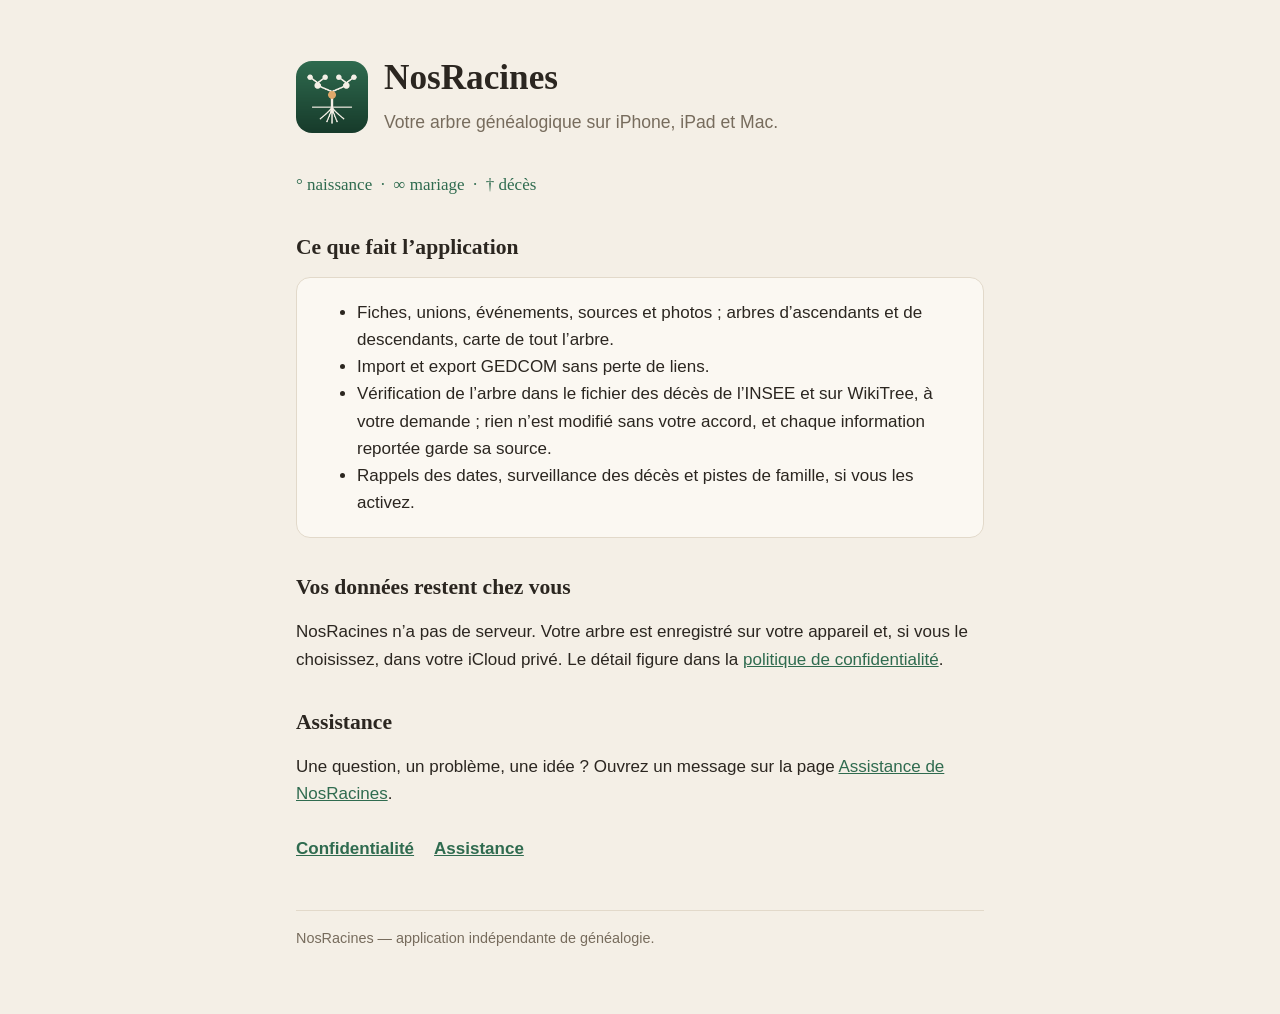
<file: index.html>
<!doctype html>
<html lang="fr">
<head>
<meta charset="utf-8">
<meta name="viewport" content="width=device-width, initial-scale=1">
<title>NosRacines — arbre généalogique</title>
<meta name="description" content="NosRacines : votre arbre généalogique sur iPhone, iPad et Mac. Vos données restent sur votre appareil.">
<link rel="icon" href="icone-16.png">
<link rel="stylesheet" href="style.css">
</head>
<body>
<main>
  <div class="entete">
    <img src="icone.png" alt="Icône de NosRacines">
    <div>
      <h1>NosRacines</h1>
      <p class="sous-titre">Votre arbre généalogique sur iPhone, iPad et Mac.</p>
    </div>
  </div>

  <p class="symboles">° naissance &nbsp;·&nbsp; ∞ mariage &nbsp;·&nbsp; † décès</p>

  <h2>Ce que fait l’application</h2>
  <div class="carte">
    <ul>
      <li>Fiches, unions, événements, sources et photos ; arbres d’ascendants et de descendants, carte de tout l’arbre.</li>
      <li>Import et export GEDCOM sans perte de liens.</li>
      <li>Vérification de l’arbre dans le fichier des décès de l’INSEE et sur WikiTree, à votre demande ; rien n’est modifié sans votre accord, et chaque information reportée garde sa source.</li>
      <li>Rappels des dates, surveillance des décès et pistes de famille, si vous les activez.</li>
    </ul>
  </div>

  <h2>Vos données restent chez vous</h2>
  <p>NosRacines n’a pas de serveur. Votre arbre est enregistré sur votre appareil et, si vous le choisissez, dans votre iCloud privé. Le détail figure dans la <a href="confidentialite.html">politique de confidentialité</a>.</p>

  <h2>Assistance</h2>
  <p>Une question, un problème, une idée ? Ouvrez un message sur la page <a href="https://github.com/Mat-lm/nosracines-site/issues">Assistance de NosRacines</a>.</p>

  <nav><a href="confidentialite.html">Confidentialité</a><a href="https://github.com/Mat-lm/nosracines-site/issues">Assistance</a></nav>
  <footer>NosRacines — application indépendante de généalogie.</footer>
</main>
</body>
</html>
</file>
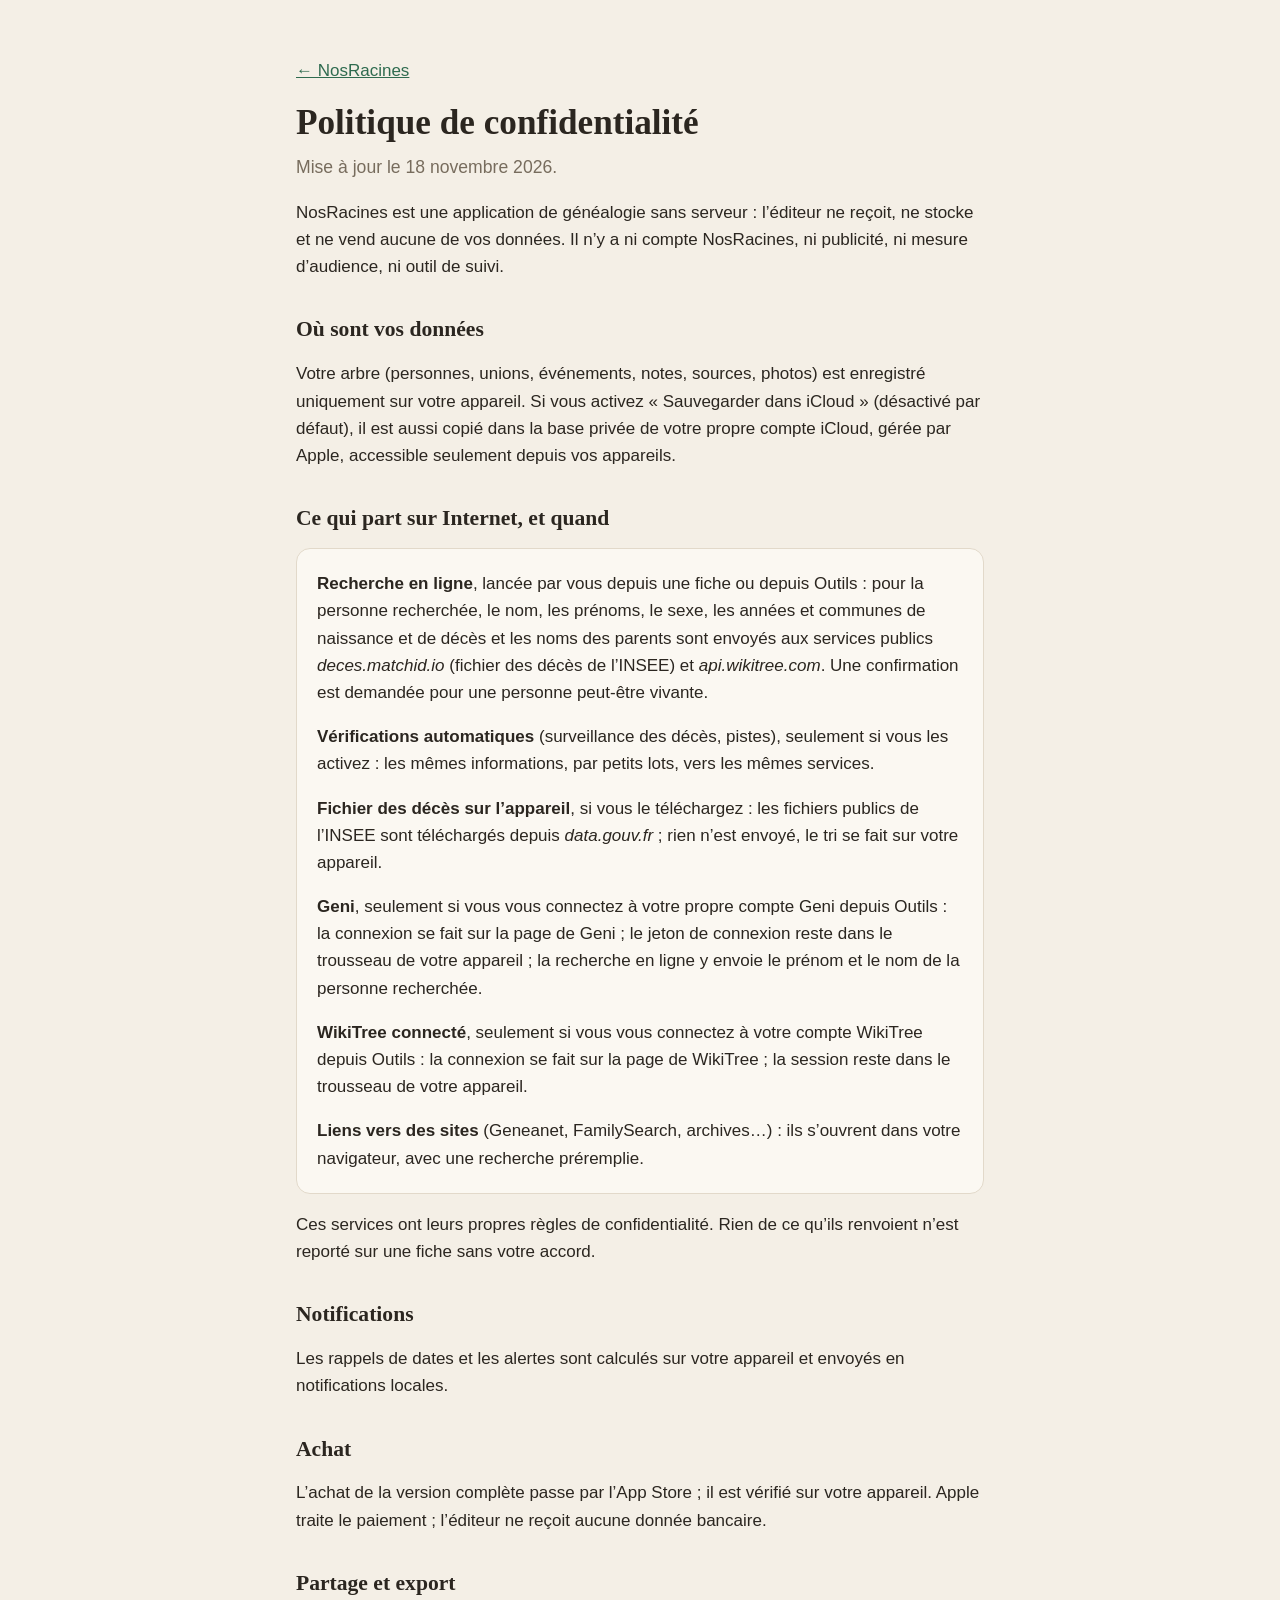
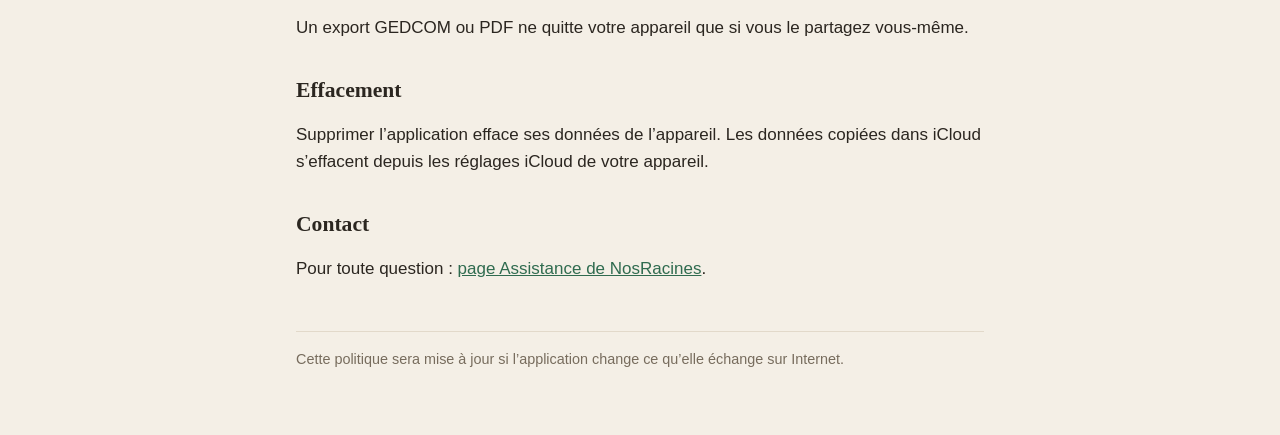
<file: confidentialite.html>
<!doctype html>
<html lang="fr">
<head>
<meta charset="utf-8">
<meta name="viewport" content="width=device-width, initial-scale=1">
<title>NosRacines — confidentialité</title>
<link rel="icon" href="icone-16.png">
<link rel="stylesheet" href="style.css">
</head>
<body>
<main>
  <p><a href="index.html">← NosRacines</a></p>
  <h1>Politique de confidentialité</h1>
  <p class="sous-titre">Mise à jour le 18 novembre 2026.</p>

  <p>NosRacines est une application de généalogie sans serveur : l’éditeur ne reçoit, ne stocke et ne vend aucune de vos données. Il n’y a ni compte NosRacines, ni publicité, ni mesure d’audience, ni outil de suivi.</p>

  <h2>Où sont vos données</h2>
  <p>Votre arbre (personnes, unions, événements, notes, sources, photos) est enregistré uniquement sur votre appareil. Si vous activez « Sauvegarder dans iCloud » (désactivé par défaut), il est aussi copié dans la base privée de votre propre compte iCloud, gérée par Apple, accessible seulement depuis vos appareils.</p>

  <h2>Ce qui part sur Internet, et quand</h2>
  <div class="carte">
    <p><strong>Recherche en ligne</strong>, lancée par vous depuis une fiche ou depuis Outils : pour la personne recherchée, le nom, les prénoms, le sexe, les années et communes de naissance et de décès et les noms des parents sont envoyés aux services publics <em>deces.matchid.io</em> (fichier des décès de l’INSEE) et <em>api.wikitree.com</em>. Une confirmation est demandée pour une personne peut-être vivante.</p>
    <p><strong>Vérifications automatiques</strong> (surveillance des décès, pistes), seulement si vous les activez : les mêmes informations, par petits lots, vers les mêmes services.</p>
    <p><strong>Fichier des décès sur l’appareil</strong>, si vous le téléchargez : les fichiers publics de l’INSEE sont téléchargés depuis <em>data.gouv.fr</em> ; rien n’est envoyé, le tri se fait sur votre appareil.</p>
    <p><strong>Geni</strong>, seulement si vous vous connectez à votre propre compte Geni depuis Outils : la connexion se fait sur la page de Geni ; le jeton de connexion reste dans le trousseau de votre appareil ; la recherche en ligne y envoie le prénom et le nom de la personne recherchée.</p>
    <p><strong>WikiTree connecté</strong>, seulement si vous vous connectez à votre compte WikiTree depuis Outils : la connexion se fait sur la page de WikiTree ; la session reste dans le trousseau de votre appareil.</p>
    <p><strong>Liens vers des sites</strong> (Geneanet, FamilySearch, archives…) : ils s’ouvrent dans votre navigateur, avec une recherche préremplie.</p>
  </div>
  <p>Ces services ont leurs propres règles de confidentialité. Rien de ce qu’ils renvoient n’est reporté sur une fiche sans votre accord.</p>

  <h2>Notifications</h2>
  <p>Les rappels de dates et les alertes sont calculés sur votre appareil et envoyés en notifications locales.</p>

  <h2>Achat</h2>
  <p>L’achat de la version complète passe par l’App Store ; il est vérifié sur votre appareil. Apple traite le paiement ; l’éditeur ne reçoit aucune donnée bancaire.</p>

  <h2>Partage et export</h2>
  <p>Un export GEDCOM ou PDF ne quitte votre appareil que si vous le partagez vous-même.</p>

  <h2>Effacement</h2>
  <p>Supprimer l’application efface ses données de l’appareil. Les données copiées dans iCloud s’effacent depuis les réglages iCloud de votre appareil.</p>

  <h2>Contact</h2>
  <p>Pour toute question : <a href="https://github.com/Mat-lm/nosracines-site/issues">page Assistance de NosRacines</a>.</p>

  <footer>Cette politique sera mise à jour si l’application change ce qu’elle échange sur Internet.</footer>
</main>
</body>
</html>
</file>
<file: style.css>
:root { --fond:#F4EFE6; --carte:#FBF8F2; --encre:#2B2620; --douce:#776C5D; --seve:#2F6B4F; --trait:#E2D9CA; }
@media (prefers-color-scheme: dark) {
  :root { --fond:#151412; --carte:#1E1C19; --encre:#EFE8DC; --douce:#A99E8B; --seve:#7CC49C; --trait:#33302B; }
}
* { box-sizing: border-box; }
body { margin:0; background:var(--fond); color:var(--encre); font:17px/1.6 -apple-system, "Helvetica Neue", Arial, sans-serif; }
main { max-width: 720px; margin: 0 auto; padding: 40px 16px 64px; }
h1, h2 { font-family: "New York", Georgia, "Times New Roman", serif; font-weight: 600; line-height: 1.25; }
h1 { font-size: 2.2rem; margin: 16px 0 8px; }
h2 { font-size: 1.35rem; margin: 36px 0 8px; }
p, li { color: var(--encre); }
.sous-titre { color: var(--douce); font-size: 1.1rem; margin-top: 0; }
.entete { display:flex; align-items:center; gap:16px; }
.entete img { width:72px; height:72px; border-radius:16px; }
.carte { background:var(--carte); border:1px solid var(--trait); border-radius:14px; padding:4px 20px; margin:16px 0; }
a { color: var(--seve); }
nav { display:flex; gap:20px; margin-top:28px; font-weight:600; }
footer { margin-top:48px; color:var(--douce); font-size:.9rem; border-top:1px solid var(--trait); padding-top:16px; }
.symboles { color: var(--seve); font-family: Georgia, serif; }
</file>
